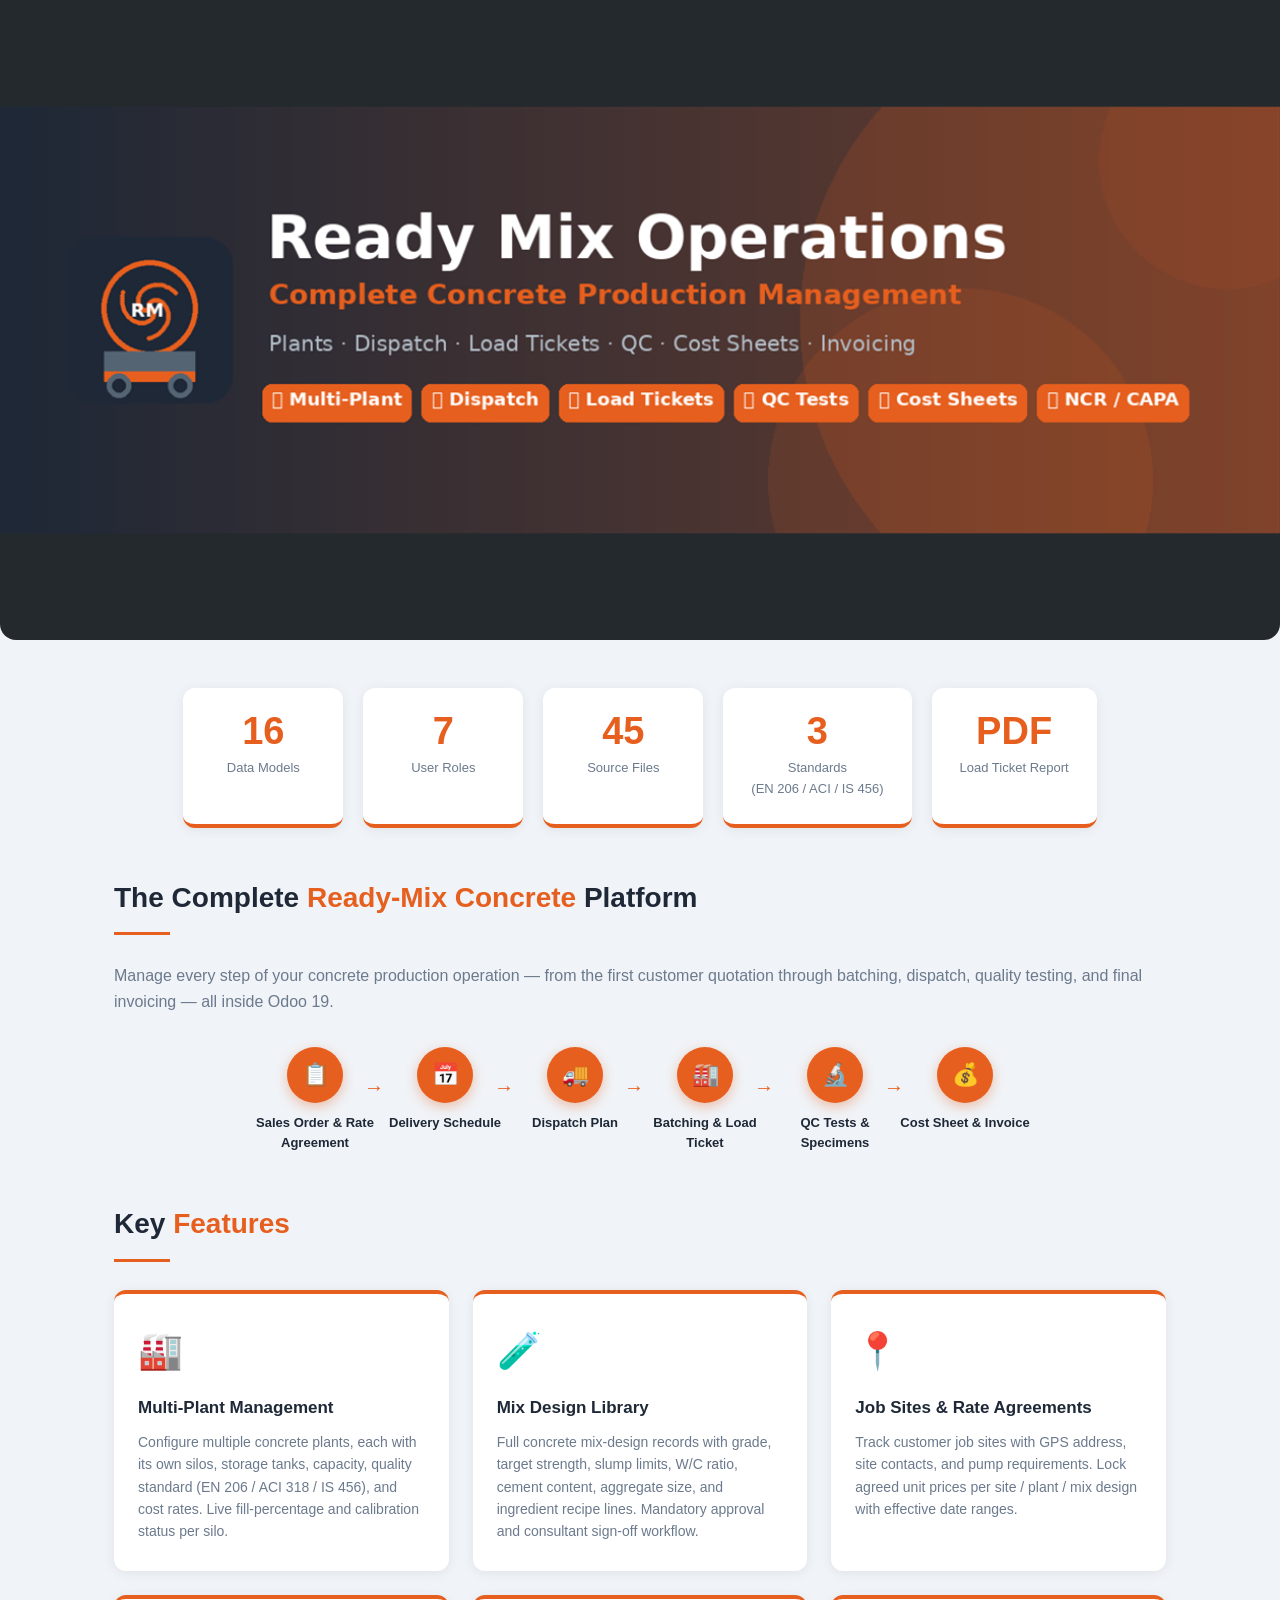
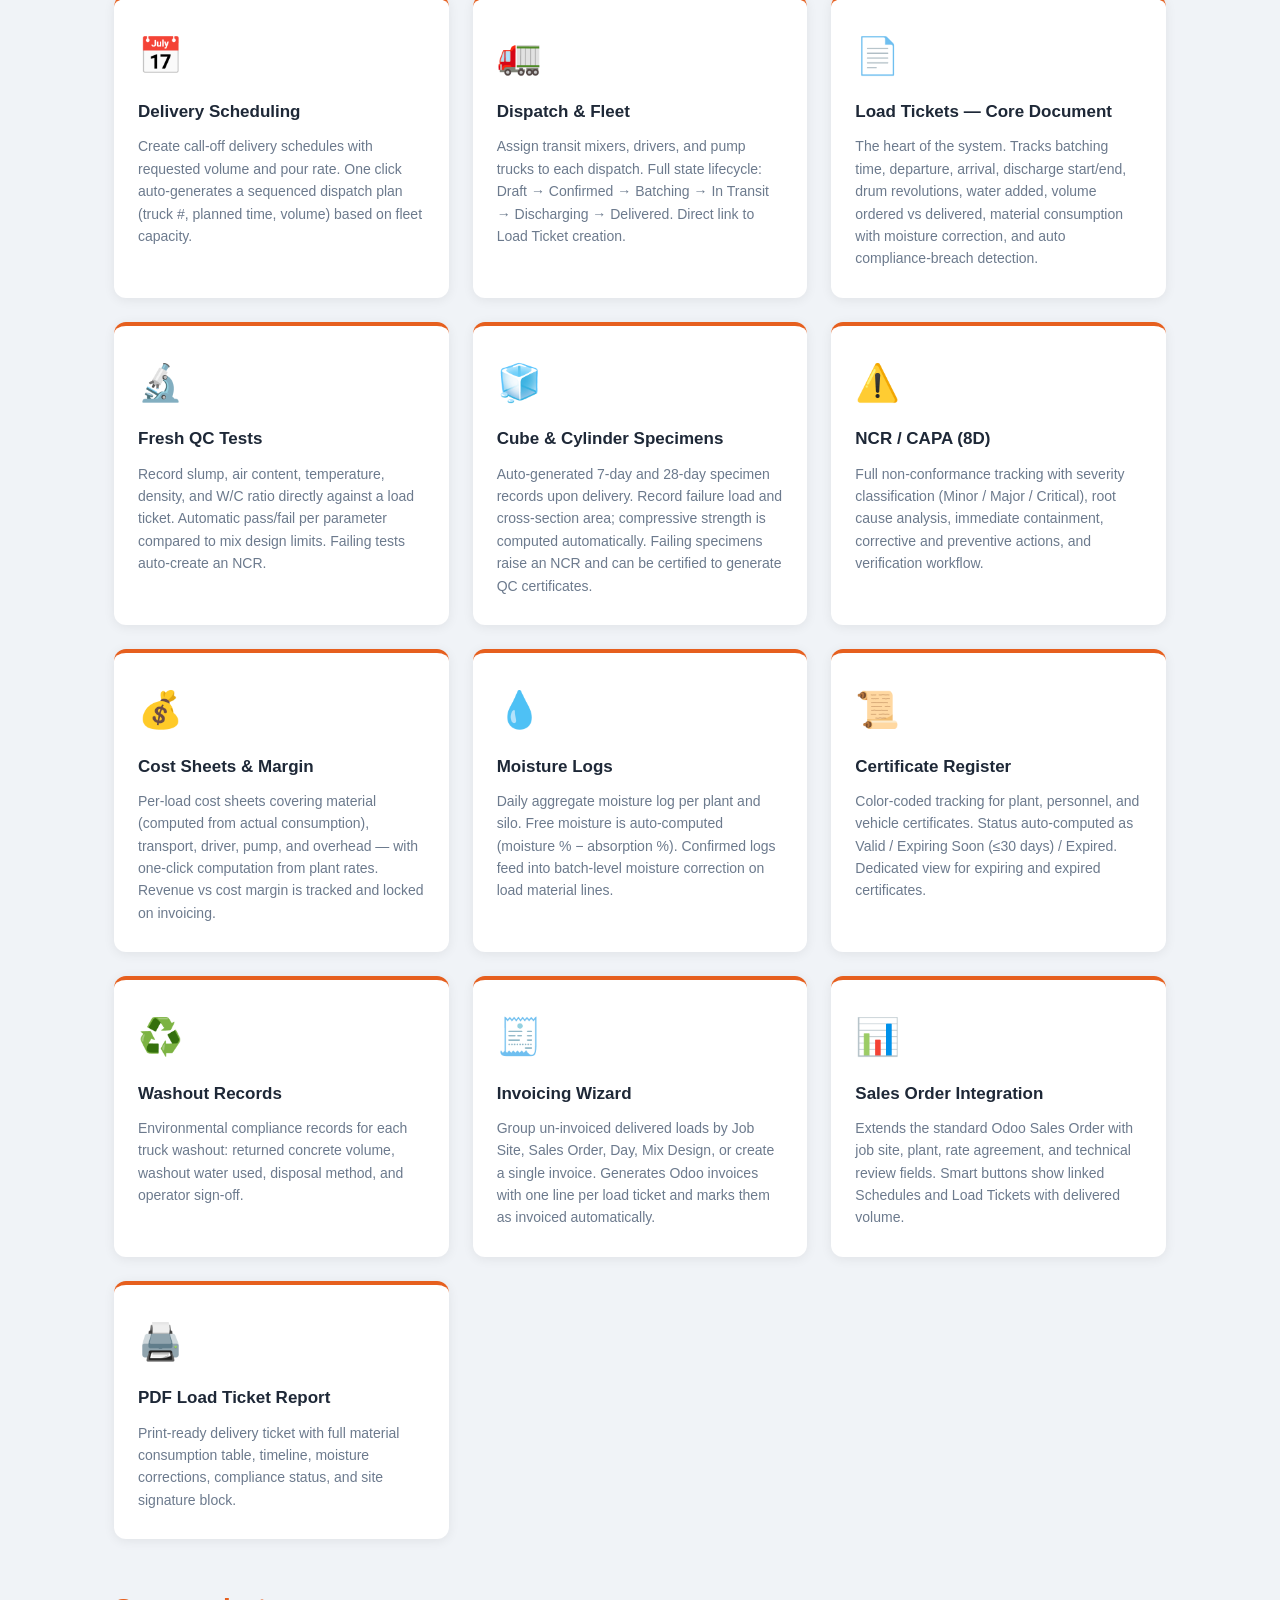
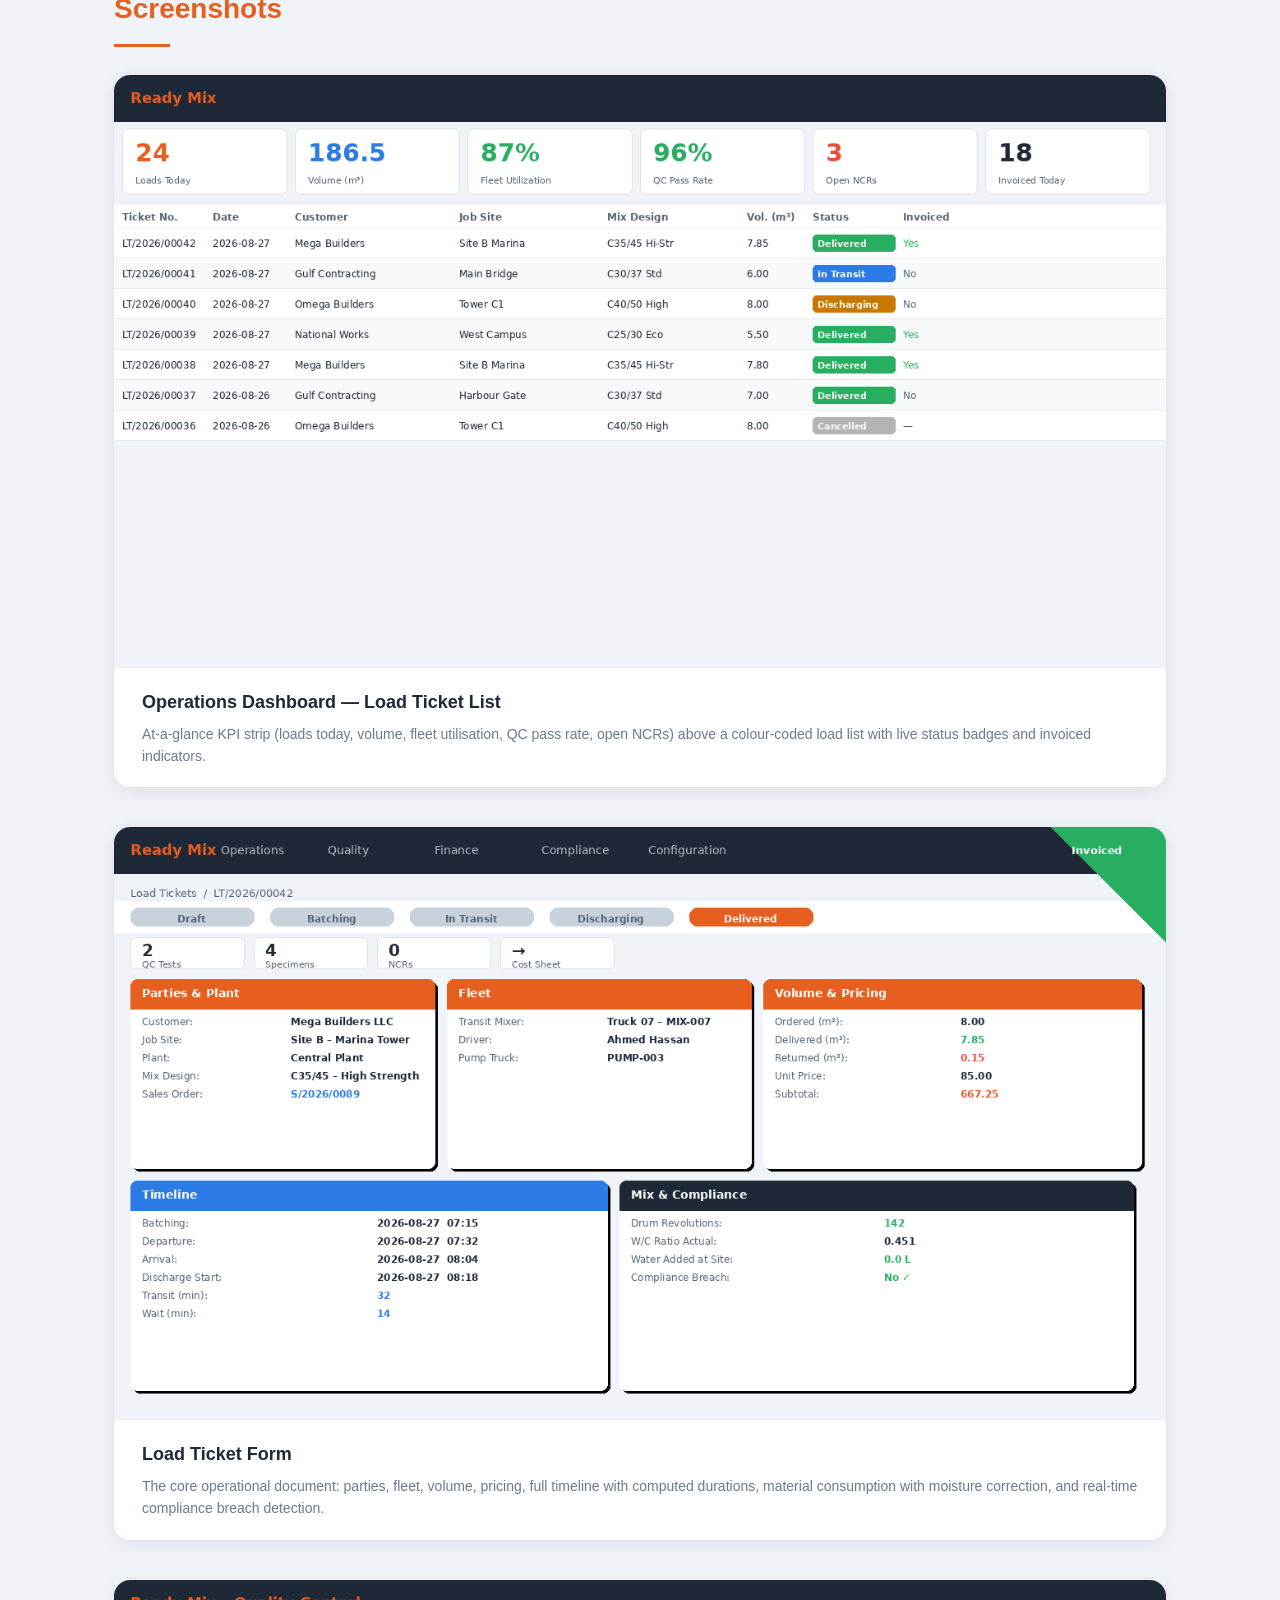
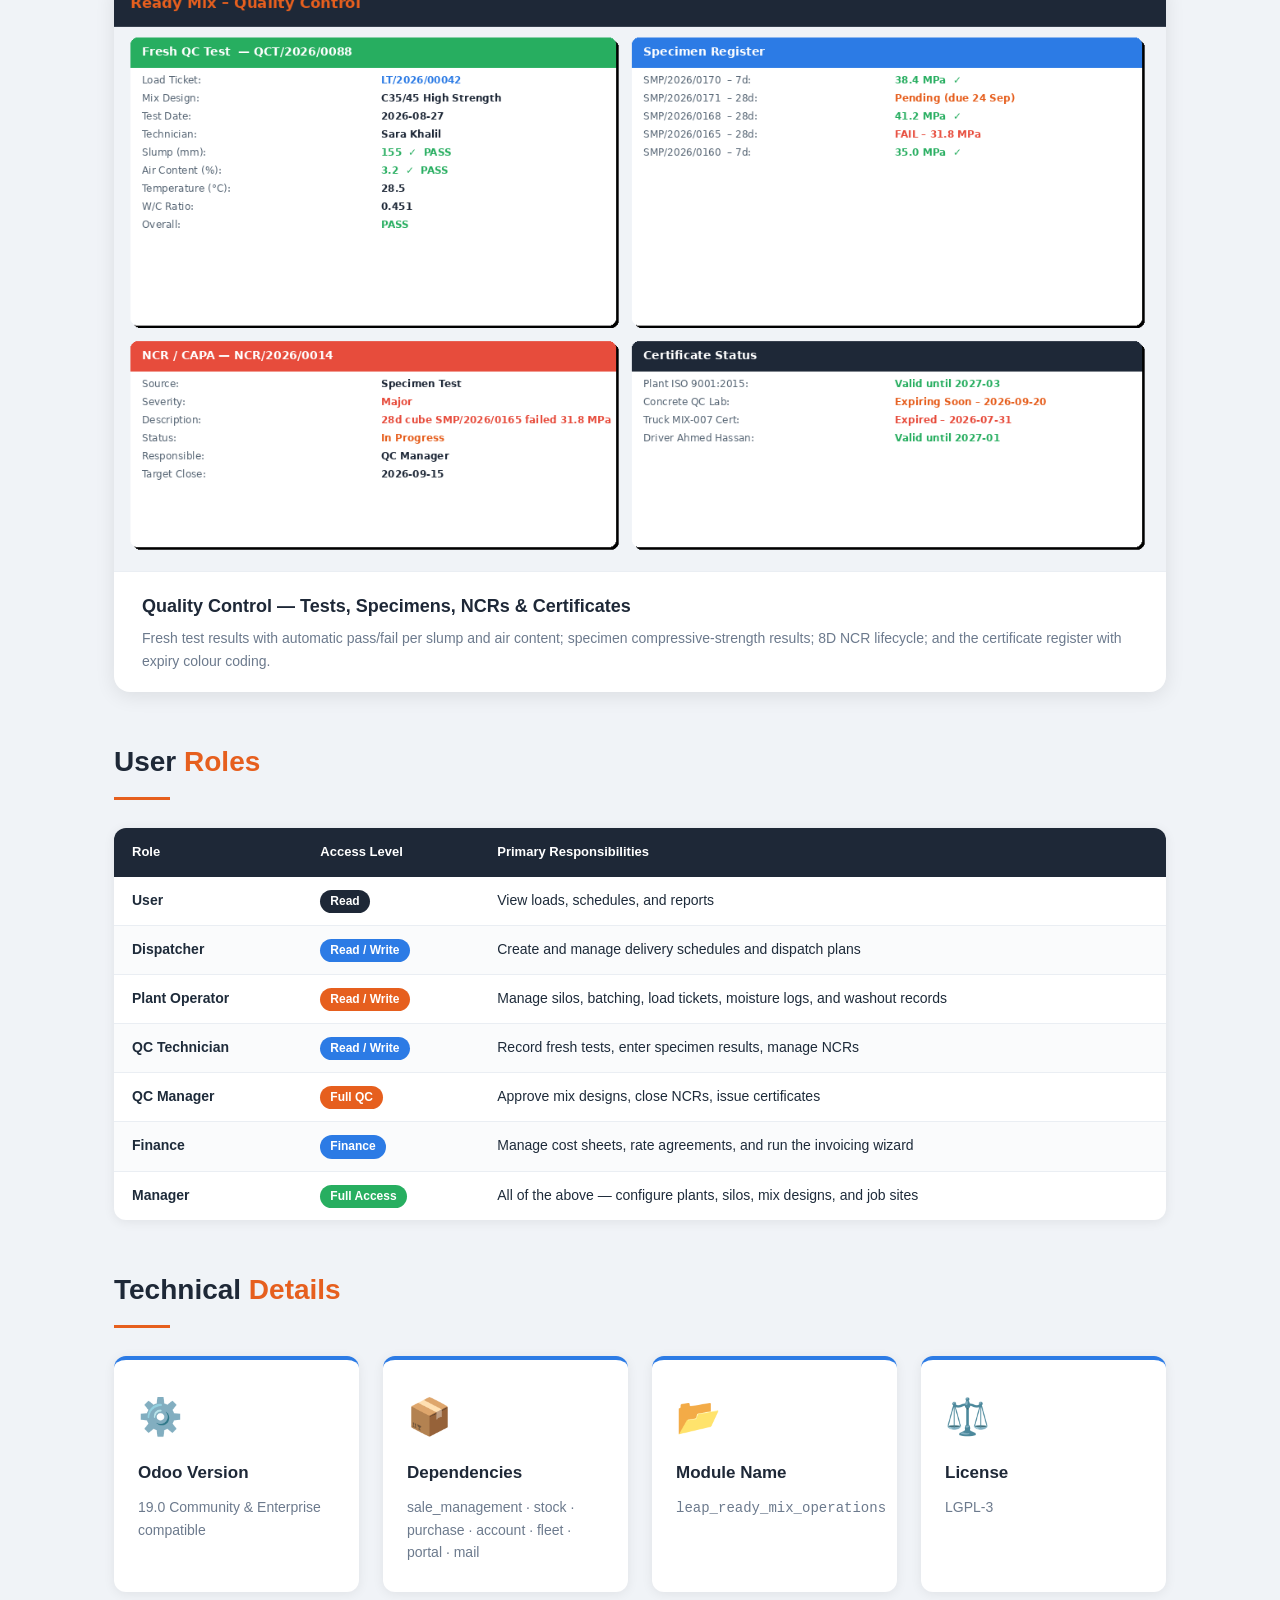
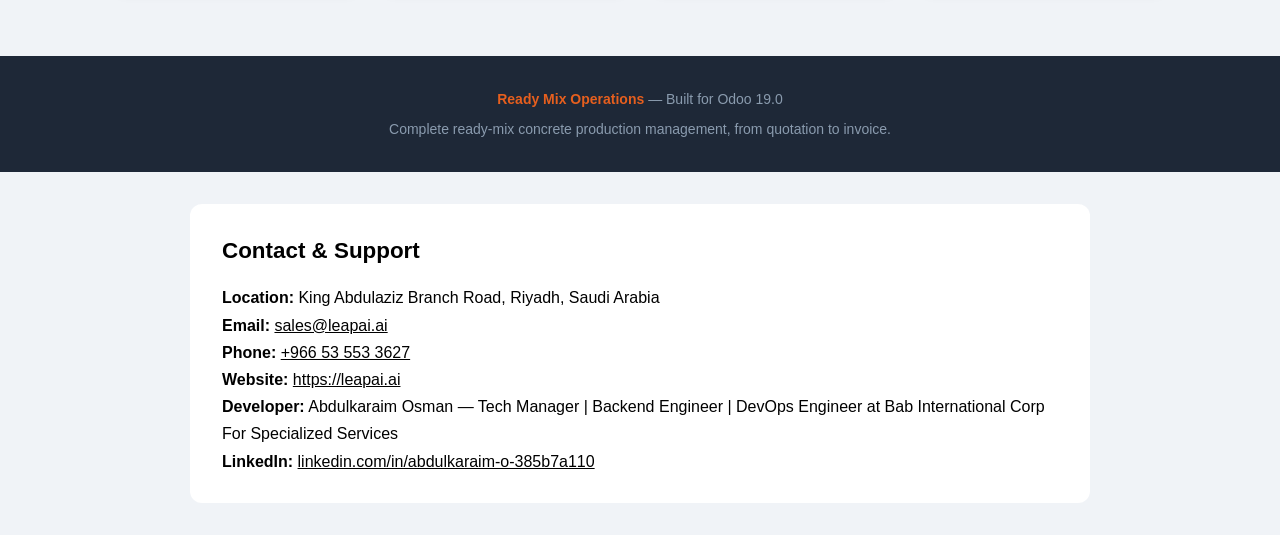
<file: leap_ready_mix_operations/static/description/index.html>
<!DOCTYPE html>
<html lang="en">
<head>
    <meta charset="UTF-8"/>
    <meta name="viewport" content="width=device-width, initial-scale=1.0"/>
    <title>Ready Mix Operations</title>
    <style>
        /* ── Reset ─────────────────────────────────────────────── */
        *, *::before, *::after { box-sizing: border-box; margin: 0; padding: 0; }
        body {
            font-family: -apple-system, BlinkMacSystemFont, "Segoe UI", Roboto, sans-serif;
            color: #1e2b3a;
            background: #f0f3f7;
            line-height: 1.6;
        }

        /* ── Variables ─────────────────────────────────────────── */
        :root {
            --orange: #e65f1e;
            --dark:   #1e2837;
            --blue:   #2c7be5;
            --green:  #27ae60;
            --red:    #e74c3c;
            --grey:   #6c7a8d;
            --light:  #f0f3f7;
            --white:  #ffffff;
        }

        /* ── Banner ─────────────────────────────────────────────── */
        .banner {
            width: 100%;
            display: block;
            border-radius: 0 0 16px 16px;
        }

        /* ── Section wrapper ─────────────────────────────────────── */
        .section {
            max-width: 1100px;
            margin: 48px auto;
            padding: 0 24px;
        }

        /* ── Section title ───────────────────────────────────────── */
        .section-title {
            font-size: 28px;
            font-weight: 700;
            color: var(--dark);
            margin-bottom: 6px;
        }
        .section-title span { color: var(--orange); }
        .section-sub {
            font-size: 16px;
            color: var(--grey);
            margin-bottom: 32px;
        }
        hr.divider {
            border: none;
            border-top: 3px solid var(--orange);
            width: 56px;
            margin: 12px 0 28px;
        }

        /* ── Feature grid ────────────────────────────────────────── */
        .feature-grid {
            display: grid;
            grid-template-columns: repeat(auto-fill, minmax(300px, 1fr));
            gap: 24px;
        }
        .feature-card {
            background: var(--white);
            border-radius: 12px;
            padding: 28px 24px;
            box-shadow: 0 2px 12px rgba(0,0,0,.07);
            border-top: 4px solid var(--orange);
            transition: transform .2s, box-shadow .2s;
        }
        .feature-card:hover {
            transform: translateY(-4px);
            box-shadow: 0 8px 24px rgba(0,0,0,.12);
        }
        .feature-card .icon {
            font-size: 36px;
            margin-bottom: 14px;
        }
        .feature-card h3 {
            font-size: 17px;
            font-weight: 700;
            margin-bottom: 10px;
            color: var(--dark);
        }
        .feature-card p {
            font-size: 14px;
            color: var(--grey);
        }

        /* ── Screenshot gallery ─────────────────────────────────── */
        .gallery {
            display: flex;
            flex-direction: column;
            gap: 40px;
        }
        .gallery-item {
            background: var(--white);
            border-radius: 16px;
            overflow: hidden;
            box-shadow: 0 4px 20px rgba(0,0,0,.09);
        }
        .gallery-item img {
            width: 100%;
            display: block;
        }
        .gallery-caption {
            padding: 20px 28px;
            border-top: 1px solid #eaeef3;
        }
        .gallery-caption h4 {
            font-size: 18px;
            font-weight: 700;
            margin-bottom: 6px;
            color: var(--dark);
        }
        .gallery-caption p {
            font-size: 14px;
            color: var(--grey);
        }

        /* ── Workflow steps ─────────────────────────────────────── */
        .workflow {
            display: flex;
            gap: 0;
            flex-wrap: wrap;
            justify-content: center;
        }
        .step {
            display: flex;
            flex-direction: column;
            align-items: center;
            width: 130px;
            position: relative;
        }
        .step + .step::before {
            content: "→";
            position: absolute;
            left: -16px;
            top: 24px;
            font-size: 20px;
            color: var(--orange);
        }
        .step-circle {
            width: 56px;
            height: 56px;
            border-radius: 50%;
            background: var(--orange);
            color: var(--white);
            display: flex;
            align-items: center;
            justify-content: center;
            font-size: 22px;
            margin-bottom: 10px;
            box-shadow: 0 4px 12px rgba(230,95,30,.35);
        }
        .step-label {
            font-size: 13px;
            font-weight: 600;
            text-align: center;
            color: var(--dark);
        }

        /* ── Roles table ────────────────────────────────────────── */
        .roles-table {
            width: 100%;
            border-collapse: collapse;
            background: var(--white);
            border-radius: 12px;
            overflow: hidden;
            box-shadow: 0 2px 12px rgba(0,0,0,.07);
        }
        .roles-table th {
            background: var(--dark);
            color: var(--white);
            padding: 14px 18px;
            font-size: 13px;
            text-align: left;
        }
        .roles-table td {
            padding: 12px 18px;
            font-size: 14px;
            border-bottom: 1px solid #eaeef3;
            vertical-align: top;
        }
        .roles-table tr:last-child td { border-bottom: none; }
        .roles-table tr:nth-child(even) td { background: #fafbfc; }
        .badge {
            display: inline-block;
            padding: 2px 10px;
            border-radius: 12px;
            font-size: 12px;
            font-weight: 600;
            color: var(--white);
        }
        .badge.orange { background: var(--orange); }
        .badge.blue   { background: var(--blue);   }
        .badge.green  { background: var(--green);  }
        .badge.dark   { background: var(--dark);   }

        /* ── KPI strip ──────────────────────────────────────────── */
        .kpi-strip {
            display: flex;
            gap: 20px;
            flex-wrap: wrap;
            justify-content: center;
            margin: 40px 0;
        }
        .kpi-box {
            background: var(--white);
            border-radius: 12px;
            padding: 24px 28px;
            text-align: center;
            box-shadow: 0 2px 12px rgba(0,0,0,.07);
            min-width: 160px;
            border-bottom: 4px solid var(--orange);
        }
        .kpi-value {
            font-size: 38px;
            font-weight: 800;
            color: var(--orange);
            line-height: 1;
        }
        .kpi-label {
            font-size: 13px;
            color: var(--grey);
            margin-top: 8px;
        }

        /* ── Footer ─────────────────────────────────────────────── */
        footer {
            background: var(--dark);
            color: #8a9bae;
            text-align: center;
            padding: 32px 24px;
            font-size: 14px;
            margin-top: 64px;
        }
        footer strong { color: var(--orange); }
    </style>
</head>
<body>

<!-- ═══════════════════════════════════════════════════════ BANNER ═══ -->
<img src="banner.png" alt="Ready Mix Operations Banner" class="banner"/>

<!-- ═══════════════════════════════════════════════════ KEY NUMBERS ═══ -->
<div class="section">
    <div class="kpi-strip">
        <div class="kpi-box"><div class="kpi-value">16</div><div class="kpi-label">Data Models</div></div>
        <div class="kpi-box"><div class="kpi-value">7</div><div class="kpi-label">User Roles</div></div>
        <div class="kpi-box"><div class="kpi-value">45</div><div class="kpi-label">Source Files</div></div>
        <div class="kpi-box"><div class="kpi-value">3</div><div class="kpi-label">Standards<br>(EN 206 / ACI / IS 456)</div></div>
        <div class="kpi-box"><div class="kpi-value">PDF</div><div class="kpi-label">Load Ticket Report</div></div>
    </div>
</div>

<!-- ═══════════════════════════════════════════════════════ OVERVIEW ═══ -->
<div class="section">
    <h2 class="section-title">The Complete <span>Ready-Mix Concrete</span> Platform</h2>
    <hr class="divider"/>
    <p class="section-sub">
        Manage every step of your concrete production operation — from the first customer
        quotation through batching, dispatch, quality testing, and final invoicing —
        all inside Odoo 19.
    </p>

    <!-- Workflow -->
    <div class="workflow">
        <div class="step">
            <div class="step-circle">📋</div>
            <div class="step-label">Sales Order &amp; Rate Agreement</div>
        </div>
        <div class="step">
            <div class="step-circle">📅</div>
            <div class="step-label">Delivery Schedule</div>
        </div>
        <div class="step">
            <div class="step-circle">🚚</div>
            <div class="step-label">Dispatch Plan</div>
        </div>
        <div class="step">
            <div class="step-circle">🏭</div>
            <div class="step-label">Batching &amp; Load Ticket</div>
        </div>
        <div class="step">
            <div class="step-circle">🔬</div>
            <div class="step-label">QC Tests &amp; Specimens</div>
        </div>
        <div class="step">
            <div class="step-circle">💰</div>
            <div class="step-label">Cost Sheet &amp; Invoice</div>
        </div>
    </div>
</div>

<!-- ══════════════════════════════════════════════════════ FEATURES ═══ -->
<div class="section">
    <h2 class="section-title">Key <span>Features</span></h2>
    <hr class="divider"/>
    <div class="feature-grid">

        <div class="feature-card">
            <div class="icon">🏭</div>
            <h3>Multi-Plant Management</h3>
            <p>Configure multiple concrete plants, each with its own silos, storage tanks,
               capacity, quality standard (EN 206 / ACI 318 / IS 456), and cost rates.
               Live fill-percentage and calibration status per silo.</p>
        </div>

        <div class="feature-card">
            <div class="icon">🧪</div>
            <h3>Mix Design Library</h3>
            <p>Full concrete mix-design records with grade, target strength, slump limits,
               W/C ratio, cement content, aggregate size, and ingredient recipe lines.
               Mandatory approval and consultant sign-off workflow.</p>
        </div>

        <div class="feature-card">
            <div class="icon">📍</div>
            <h3>Job Sites &amp; Rate Agreements</h3>
            <p>Track customer job sites with GPS address, site contacts, and pump
               requirements. Lock agreed unit prices per site / plant / mix design
               with effective date ranges.</p>
        </div>

        <div class="feature-card">
            <div class="icon">📅</div>
            <h3>Delivery Scheduling</h3>
            <p>Create call-off delivery schedules with requested volume and pour rate.
               One click auto-generates a sequenced dispatch plan (truck #, planned time,
               volume) based on fleet capacity.</p>
        </div>

        <div class="feature-card">
            <div class="icon">🚛</div>
            <h3>Dispatch &amp; Fleet</h3>
            <p>Assign transit mixers, drivers, and pump trucks to each dispatch.
               Full state lifecycle: Draft → Confirmed → Batching → In Transit →
               Discharging → Delivered. Direct link to Load Ticket creation.</p>
        </div>

        <div class="feature-card">
            <div class="icon">📄</div>
            <h3>Load Tickets — Core Document</h3>
            <p>The heart of the system. Tracks batching time, departure, arrival,
               discharge start/end, drum revolutions, water added, volume ordered vs
               delivered, material consumption with moisture correction, and auto
               compliance-breach detection.</p>
        </div>

        <div class="feature-card">
            <div class="icon">🔬</div>
            <h3>Fresh QC Tests</h3>
            <p>Record slump, air content, temperature, density, and W/C ratio directly
               against a load ticket. Automatic pass/fail per parameter compared to mix
               design limits. Failing tests auto-create an NCR.</p>
        </div>

        <div class="feature-card">
            <div class="icon">🧊</div>
            <h3>Cube &amp; Cylinder Specimens</h3>
            <p>Auto-generated 7-day and 28-day specimen records upon delivery.
               Record failure load and cross-section area; compressive strength is
               computed automatically. Failing specimens raise an NCR and can be
               certified to generate QC certificates.</p>
        </div>

        <div class="feature-card">
            <div class="icon">⚠️</div>
            <h3>NCR / CAPA (8D)</h3>
            <p>Full non-conformance tracking with severity classification (Minor /
               Major / Critical), root cause analysis, immediate containment, corrective
               and preventive actions, and verification workflow.</p>
        </div>

        <div class="feature-card">
            <div class="icon">💰</div>
            <h3>Cost Sheets &amp; Margin</h3>
            <p>Per-load cost sheets covering material (computed from actual consumption),
               transport, driver, pump, and overhead — with one-click computation from
               plant rates. Revenue vs cost margin is tracked and locked on invoicing.</p>
        </div>

        <div class="feature-card">
            <div class="icon">💧</div>
            <h3>Moisture Logs</h3>
            <p>Daily aggregate moisture log per plant and silo. Free moisture is
               auto-computed (moisture % − absorption %). Confirmed logs feed into
               batch-level moisture correction on load material lines.</p>
        </div>

        <div class="feature-card">
            <div class="icon">📜</div>
            <h3>Certificate Register</h3>
            <p>Color-coded tracking for plant, personnel, and vehicle certificates.
               Status auto-computed as Valid / Expiring Soon (≤30 days) / Expired.
               Dedicated view for expiring and expired certificates.</p>
        </div>

        <div class="feature-card">
            <div class="icon">♻️</div>
            <h3>Washout Records</h3>
            <p>Environmental compliance records for each truck washout: returned
               concrete volume, washout water used, disposal method, and operator
               sign-off.</p>
        </div>

        <div class="feature-card">
            <div class="icon">🧾</div>
            <h3>Invoicing Wizard</h3>
            <p>Group un-invoiced delivered loads by Job Site, Sales Order, Day, Mix
               Design, or create a single invoice. Generates Odoo invoices with one
               line per load ticket and marks them as invoiced automatically.</p>
        </div>

        <div class="feature-card">
            <div class="icon">📊</div>
            <h3>Sales Order Integration</h3>
            <p>Extends the standard Odoo Sales Order with job site, plant, rate
               agreement, and technical review fields. Smart buttons show linked
               Schedules and Load Tickets with delivered volume.</p>
        </div>

        <div class="feature-card">
            <div class="icon">🖨️</div>
            <h3>PDF Load Ticket Report</h3>
            <p>Print-ready delivery ticket with full material consumption table,
               timeline, moisture corrections, compliance status, and site
               signature block.</p>
        </div>

    </div>
</div>

<!-- ════════════════════════════════════════════════════ SCREENSHOTS ═══ -->
<div class="section">
    <h2 class="section-title"><span>Screenshots</span></h2>
    <hr class="divider"/>
    <div class="gallery">

        <div class="gallery-item">
            <img src="screenshot_list.png" alt="Operations Dashboard – Load Ticket List"/>
            <div class="gallery-caption">
                <h4>Operations Dashboard — Load Ticket List</h4>
                <p>At-a-glance KPI strip (loads today, volume, fleet utilisation, QC pass rate,
                   open NCRs) above a colour-coded load list with live status badges and
                   invoiced indicators.</p>
            </div>
        </div>

        <div class="gallery-item">
            <img src="screenshot_load.png" alt="Load Ticket Form"/>
            <div class="gallery-caption">
                <h4>Load Ticket Form</h4>
                <p>The core operational document: parties, fleet, volume, pricing, full
                   timeline with computed durations, material consumption with moisture
                   correction, and real-time compliance breach detection.</p>
            </div>
        </div>

        <div class="gallery-item">
            <img src="screenshot_qc.png" alt="Quality Control – QC Tests, Specimens, NCR, Certificates"/>
            <div class="gallery-caption">
                <h4>Quality Control — Tests, Specimens, NCRs &amp; Certificates</h4>
                <p>Fresh test results with automatic pass/fail per slump and air content;
                   specimen compressive-strength results; 8D NCR lifecycle; and the
                   certificate register with expiry colour coding.</p>
            </div>
        </div>

    </div>
</div>

<!-- ══════════════════════════════════════════════════════════ ROLES ═══ -->
<div class="section">
    <h2 class="section-title">User <span>Roles</span></h2>
    <hr class="divider"/>
    <table class="roles-table">
        <thead>
            <tr>
                <th>Role</th>
                <th>Access Level</th>
                <th>Primary Responsibilities</th>
            </tr>
        </thead>
        <tbody>
            <tr>
                <td><strong>User</strong></td>
                <td><span class="badge dark">Read</span></td>
                <td>View loads, schedules, and reports</td>
            </tr>
            <tr>
                <td><strong>Dispatcher</strong></td>
                <td><span class="badge blue">Read / Write</span></td>
                <td>Create and manage delivery schedules and dispatch plans</td>
            </tr>
            <tr>
                <td><strong>Plant Operator</strong></td>
                <td><span class="badge orange">Read / Write</span></td>
                <td>Manage silos, batching, load tickets, moisture logs, and washout records</td>
            </tr>
            <tr>
                <td><strong>QC Technician</strong></td>
                <td><span class="badge blue">Read / Write</span></td>
                <td>Record fresh tests, enter specimen results, manage NCRs</td>
            </tr>
            <tr>
                <td><strong>QC Manager</strong></td>
                <td><span class="badge orange">Full QC</span></td>
                <td>Approve mix designs, close NCRs, issue certificates</td>
            </tr>
            <tr>
                <td><strong>Finance</strong></td>
                <td><span class="badge blue">Finance</span></td>
                <td>Manage cost sheets, rate agreements, and run the invoicing wizard</td>
            </tr>
            <tr>
                <td><strong>Manager</strong></td>
                <td><span class="badge green">Full Access</span></td>
                <td>All of the above — configure plants, silos, mix designs, and job sites</td>
            </tr>
        </tbody>
    </table>
</div>

<!-- ══════════════════════════════════════════════ TECHNICAL DETAILS ═══ -->
<div class="section">
    <h2 class="section-title">Technical <span>Details</span></h2>
    <hr class="divider"/>
    <div class="feature-grid" style="grid-template-columns: repeat(auto-fill, minmax(220px, 1fr));">
        <div class="feature-card" style="border-top-color: var(--blue);">
            <div class="icon">⚙️</div>
            <h3>Odoo Version</h3>
            <p>19.0 Community &amp; Enterprise compatible</p>
        </div>
        <div class="feature-card" style="border-top-color: var(--blue);">
            <div class="icon">📦</div>
            <h3>Dependencies</h3>
            <p>sale_management · stock · purchase · account · fleet · portal · mail</p>
        </div>
        <div class="feature-card" style="border-top-color: var(--blue);">
            <div class="icon">📂</div>
            <h3>Module Name</h3>
            <p><code>leap_ready_mix_operations</code></p>
        </div>
        <div class="feature-card" style="border-top-color: var(--blue);">
            <div class="icon">⚖️</div>
            <h3>License</h3>
            <p>LGPL-3</p>
        </div>
    </div>
</div>

<!-- ═════════════════════════════════════════════════════════ FOOTER ═══ -->
<footer>
    <p><strong>Ready Mix Operations</strong> — Built for Odoo 19.0</p>
    <p style="margin-top:8px;">Complete ready-mix concrete production management, from quotation to invoice.</p>
</footer>

<!-- leapai.ai contact -->
<section class="oe_container" style="padding:32px 16px;">
  <div style="max-width:900px;margin:0 auto;background:#ffffff;color:#000000;border-radius:12px;padding:28px 32px;font-family:Arial,Helvetica,sans-serif;line-height:1.7;">
    <h3 style="margin:0 0 14px;color:#000000;font-size:1.4em;">Contact &amp; Support</h3>
    <p style="margin:0;"><strong style="color:#000000;">Location:</strong>&#160;King Abdulaziz Branch Road, Riyadh, Saudi Arabia</p>
    <p style="margin:0;"><strong style="color:#000000;">Email:</strong>&#160;<a href="mailto:sales@leapai.ai" style="color:#000000;">sales@leapai.ai</a></p>
    <p style="margin:0;"><strong style="color:#000000;">Phone:</strong>&#160;<a href="tel:+966535533627" style="color:#000000;">+966 53 553 3627</a></p>
    <p style="margin:0;"><strong style="color:#000000;">Website:</strong>&#160;<a href="https://leapai.ai" target="_blank" style="color:#000000;">https://leapai.ai</a></p>
    <p style="margin:0;"><strong style="color:#000000;">Developer:</strong>&#160;Abdulkaraim Osman &#8212; Tech Manager | Backend Engineer | DevOps Engineer at Bab International Corp For Specialized Services</p>
    <p style="margin:0;"><strong style="color:#000000;">LinkedIn:</strong>&#160;<a href="https://www.linkedin.com/in/abdulkaraim-o-385b7a110/" target="_blank" style="color:#000000;">linkedin.com/in/abdulkaraim-o-385b7a110</a></p>
  </div>
</section>
</body>
</html>
</file>
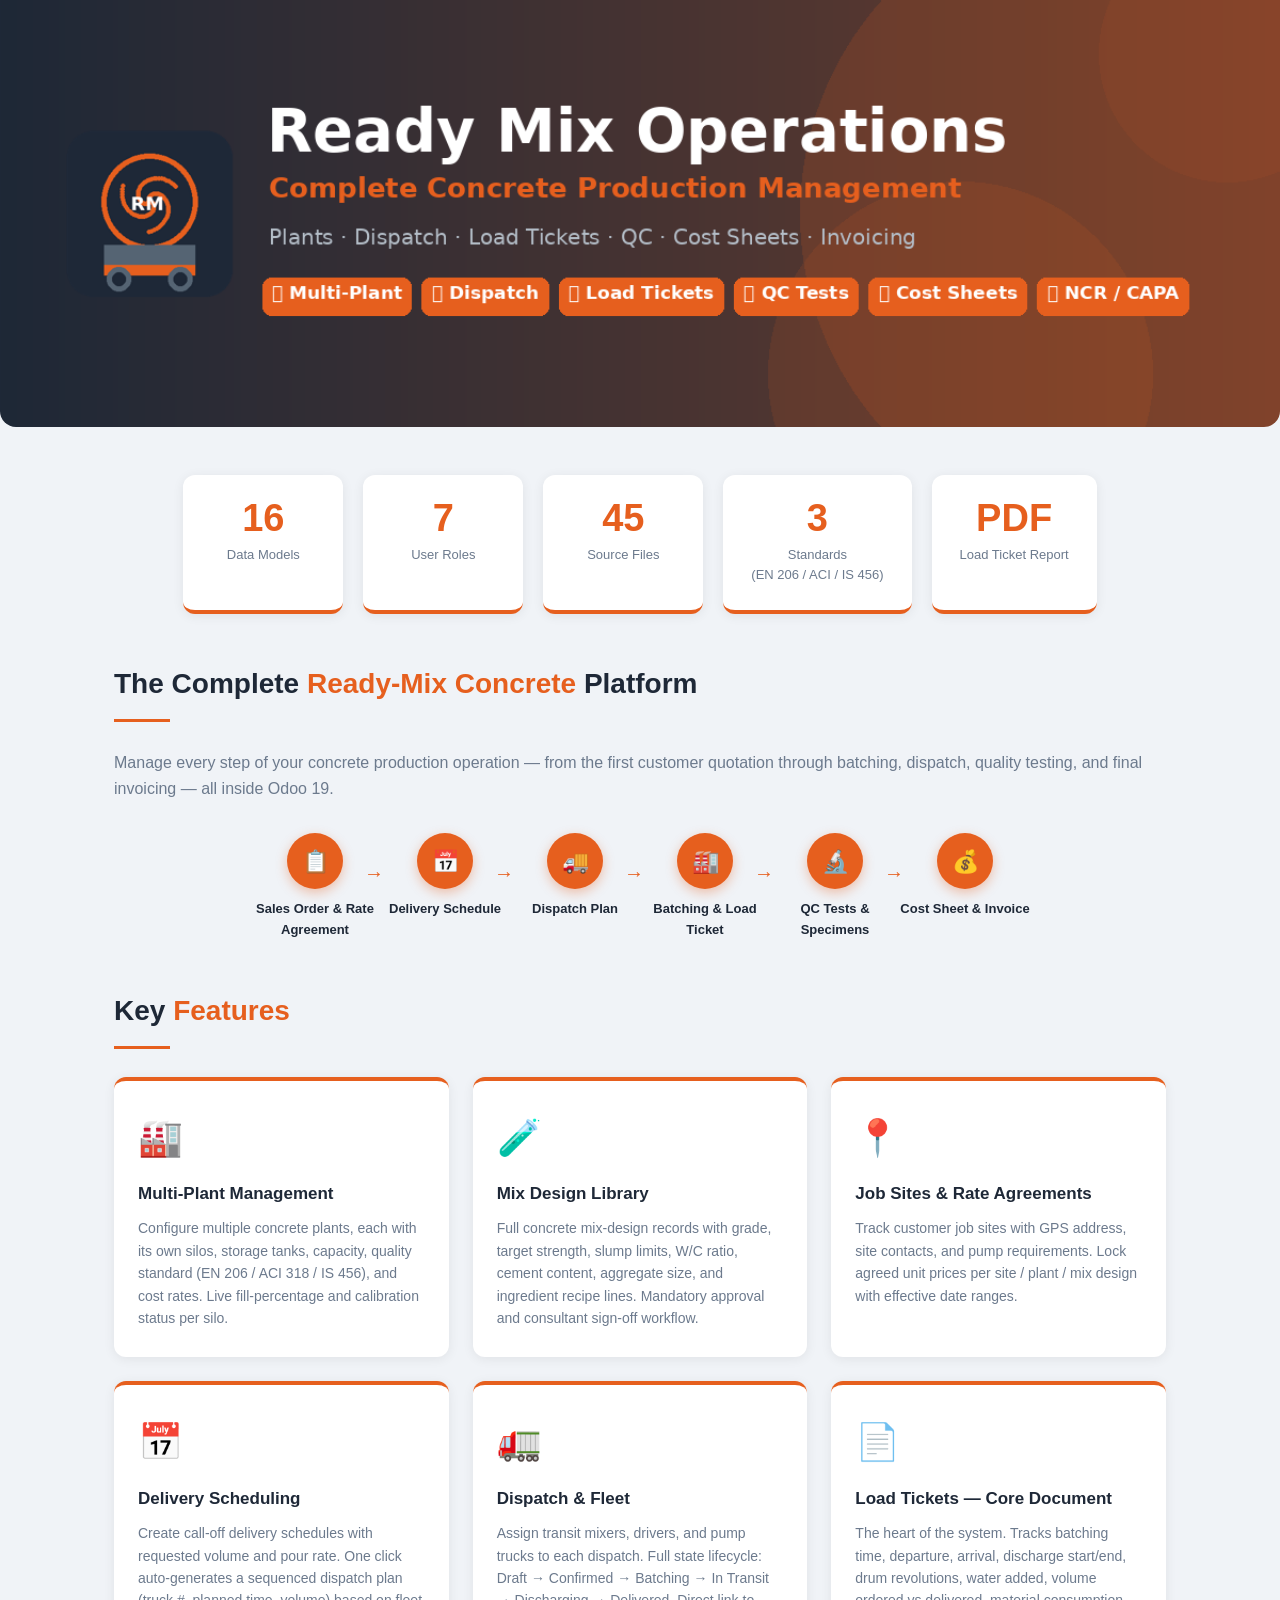
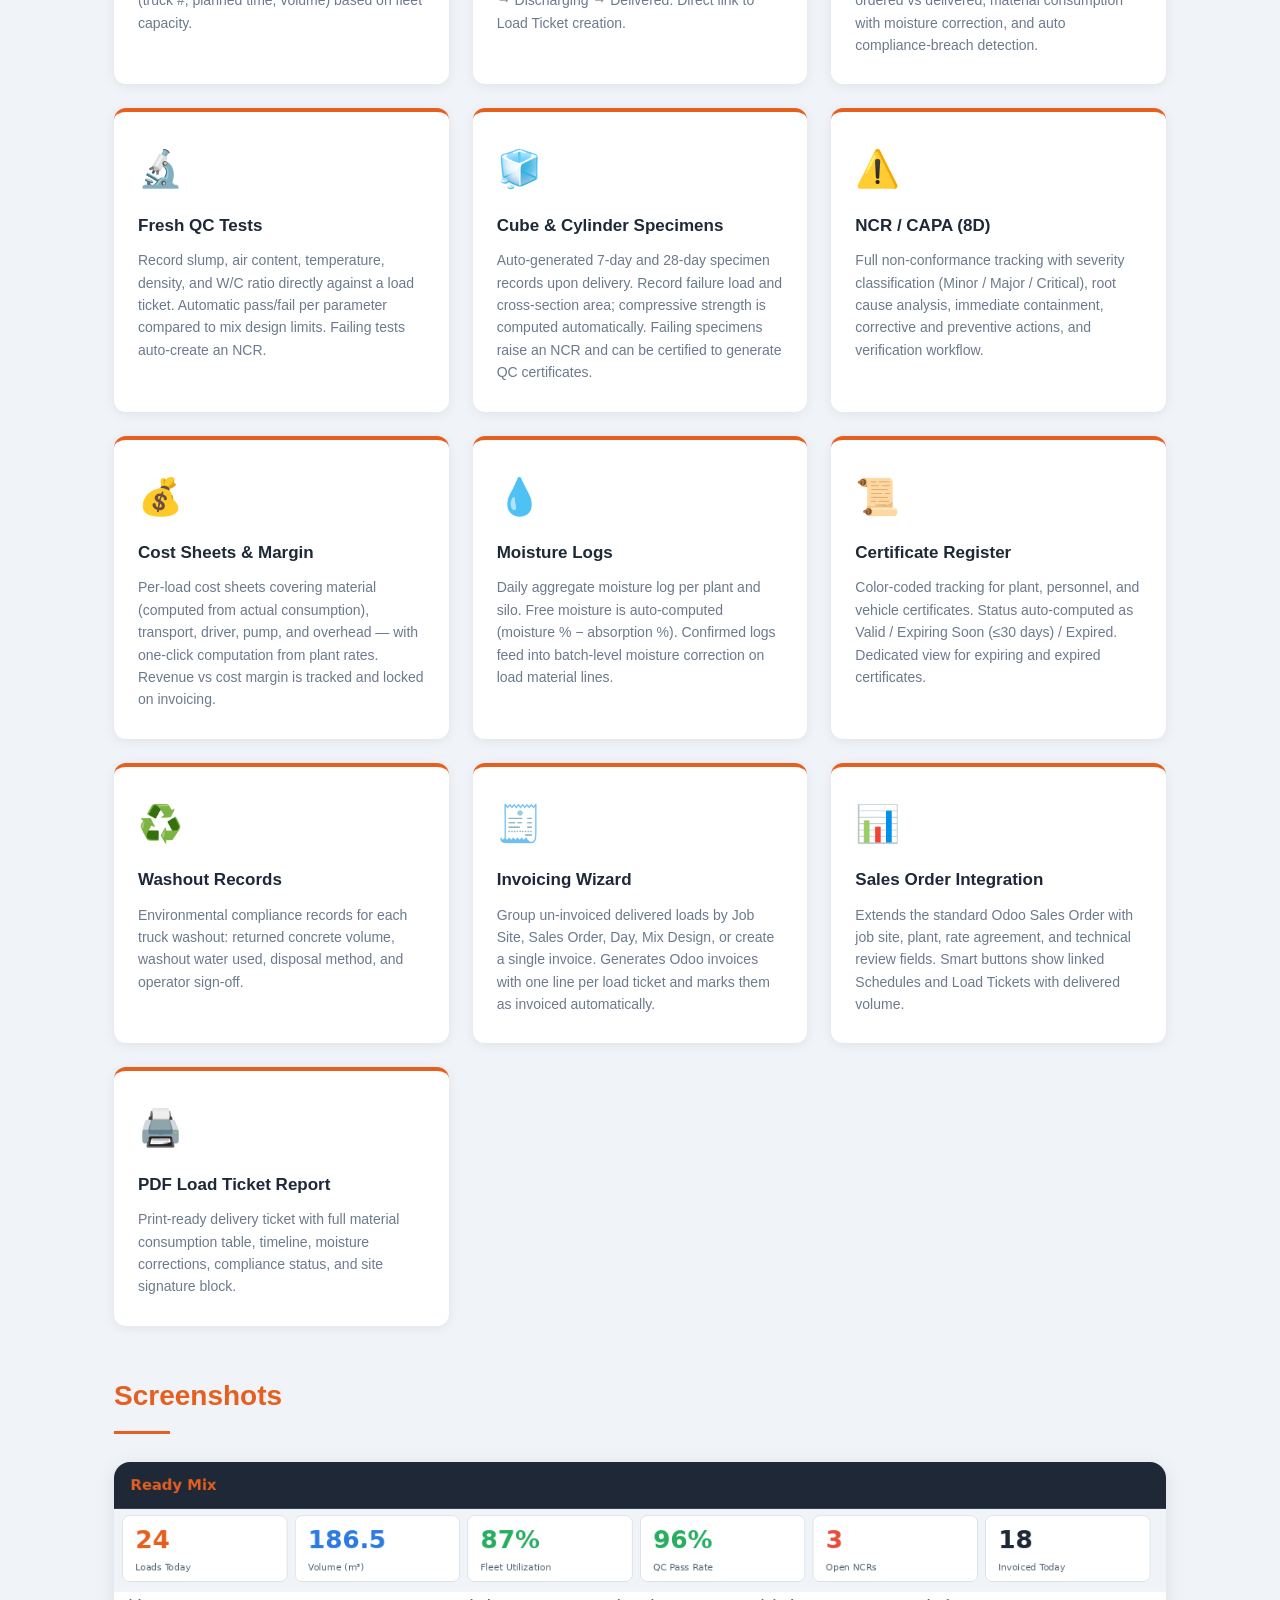
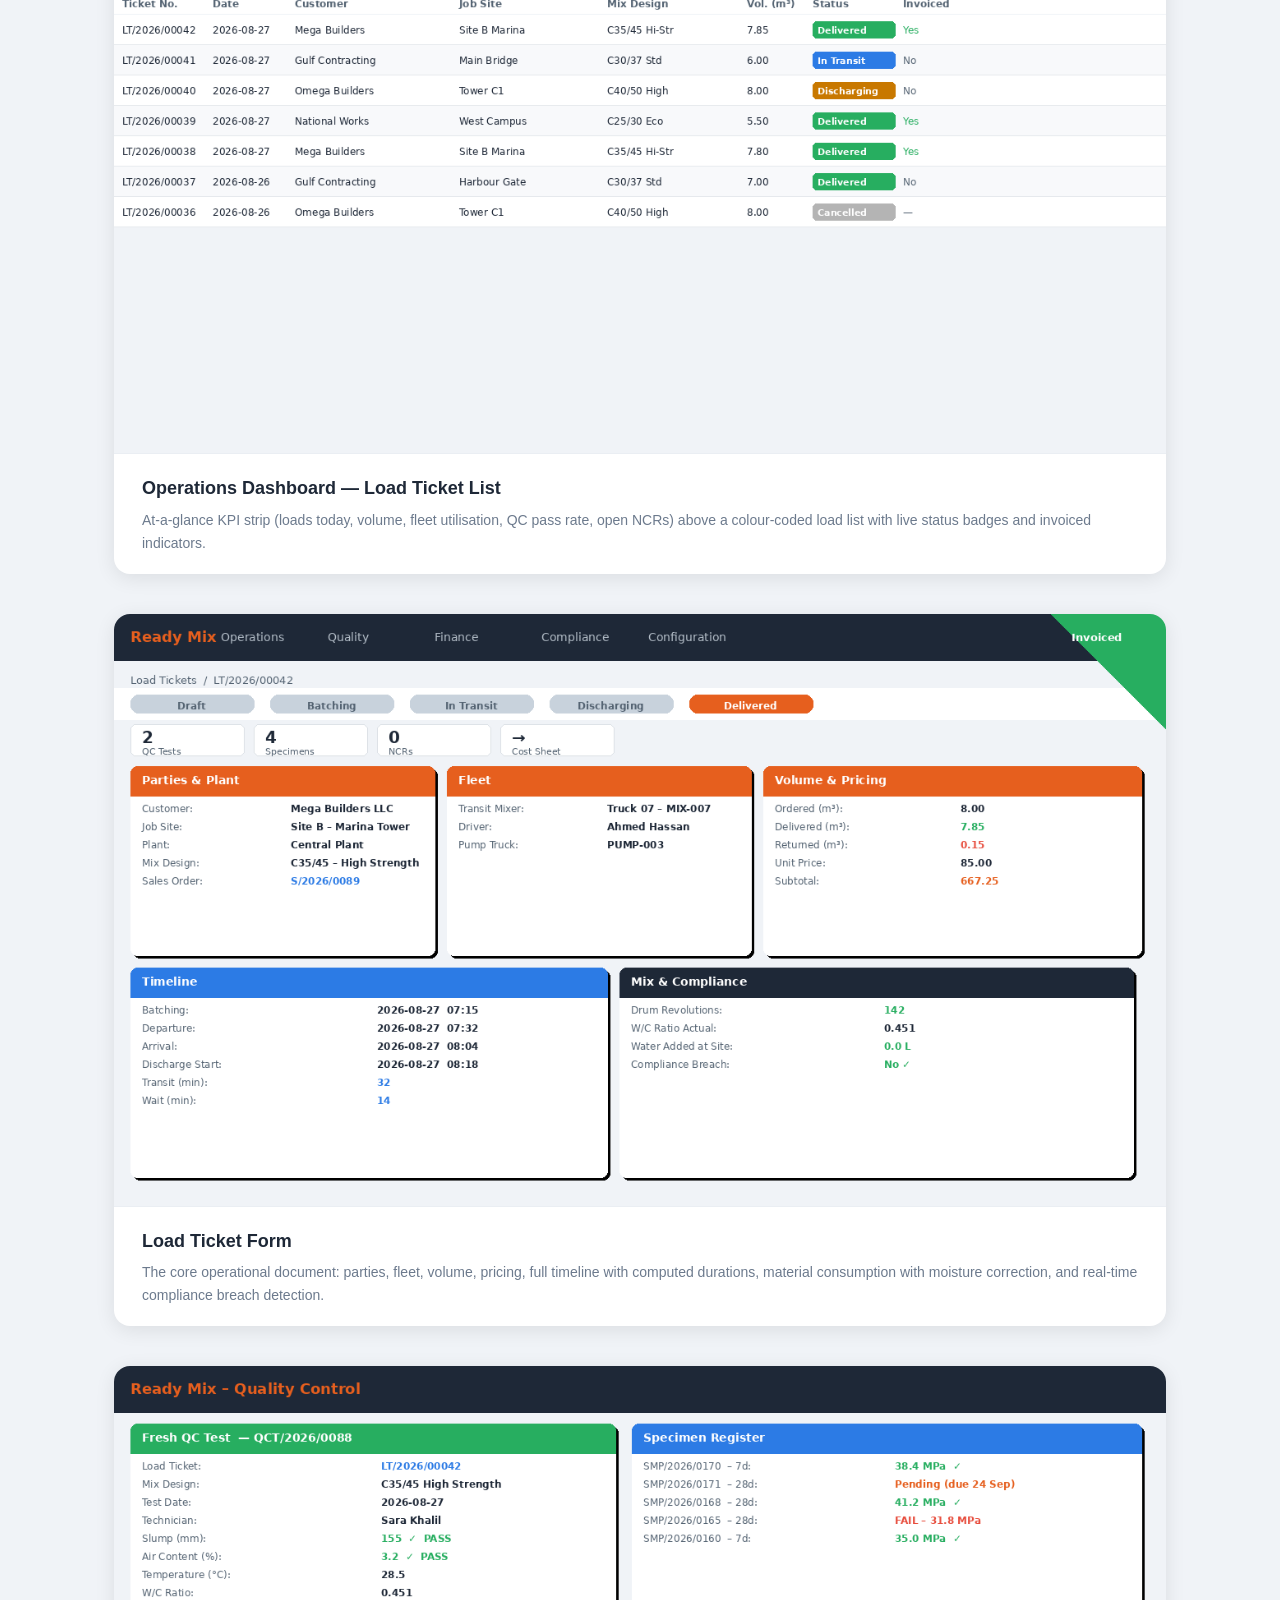
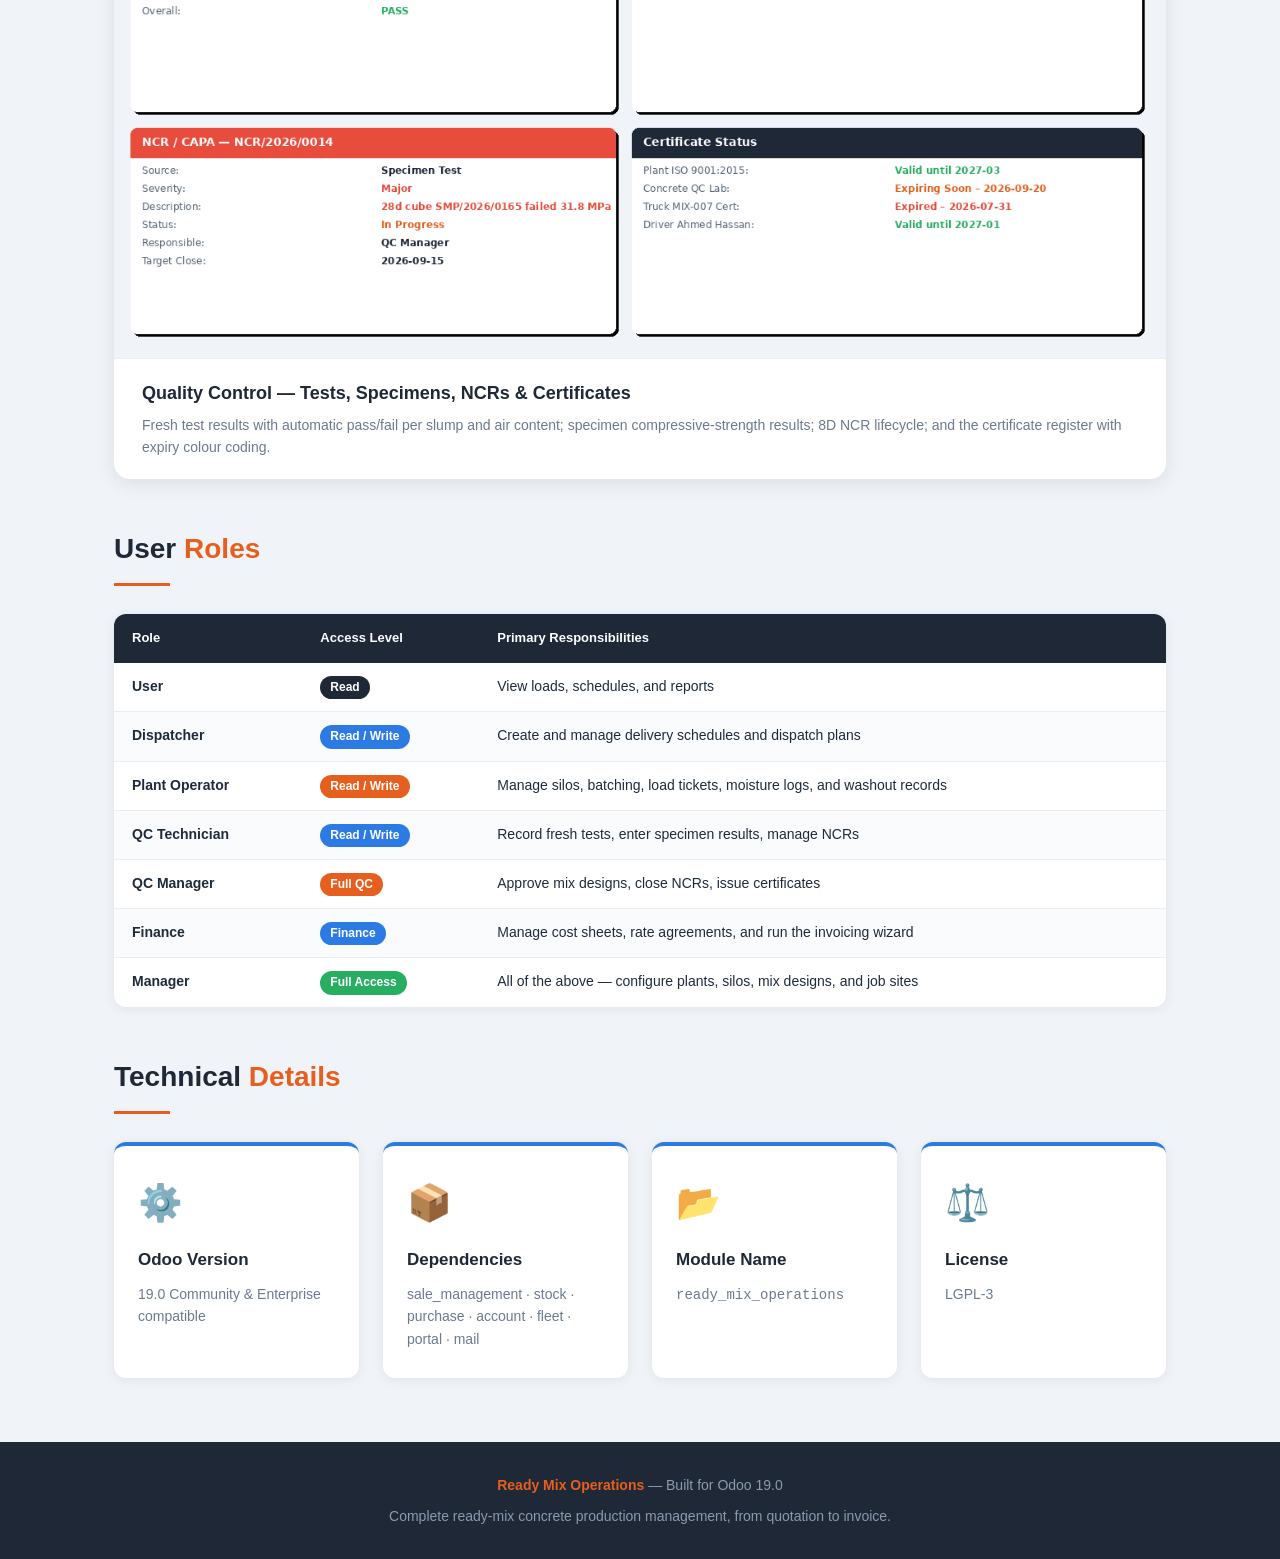
<file: ready_mix_operations/static/description/index.html>
<!DOCTYPE html>
<html lang="en">
<head>
    <meta charset="UTF-8"/>
    <meta name="viewport" content="width=device-width, initial-scale=1.0"/>
    <title>Ready Mix Operations</title>
    <style>
        /* ── Reset ─────────────────────────────────────────────── */
        *, *::before, *::after { box-sizing: border-box; margin: 0; padding: 0; }
        body {
            font-family: -apple-system, BlinkMacSystemFont, "Segoe UI", Roboto, sans-serif;
            color: #1e2b3a;
            background: #f0f3f7;
            line-height: 1.6;
        }

        /* ── Variables ─────────────────────────────────────────── */
        :root {
            --orange: #e65f1e;
            --dark:   #1e2837;
            --blue:   #2c7be5;
            --green:  #27ae60;
            --red:    #e74c3c;
            --grey:   #6c7a8d;
            --light:  #f0f3f7;
            --white:  #ffffff;
        }

        /* ── Banner ─────────────────────────────────────────────── */
        .banner {
            width: 100%;
            display: block;
            border-radius: 0 0 16px 16px;
        }

        /* ── Section wrapper ─────────────────────────────────────── */
        .section {
            max-width: 1100px;
            margin: 48px auto;
            padding: 0 24px;
        }

        /* ── Section title ───────────────────────────────────────── */
        .section-title {
            font-size: 28px;
            font-weight: 700;
            color: var(--dark);
            margin-bottom: 6px;
        }
        .section-title span { color: var(--orange); }
        .section-sub {
            font-size: 16px;
            color: var(--grey);
            margin-bottom: 32px;
        }
        hr.divider {
            border: none;
            border-top: 3px solid var(--orange);
            width: 56px;
            margin: 12px 0 28px;
        }

        /* ── Feature grid ────────────────────────────────────────── */
        .feature-grid {
            display: grid;
            grid-template-columns: repeat(auto-fill, minmax(300px, 1fr));
            gap: 24px;
        }
        .feature-card {
            background: var(--white);
            border-radius: 12px;
            padding: 28px 24px;
            box-shadow: 0 2px 12px rgba(0,0,0,.07);
            border-top: 4px solid var(--orange);
            transition: transform .2s, box-shadow .2s;
        }
        .feature-card:hover {
            transform: translateY(-4px);
            box-shadow: 0 8px 24px rgba(0,0,0,.12);
        }
        .feature-card .icon {
            font-size: 36px;
            margin-bottom: 14px;
        }
        .feature-card h3 {
            font-size: 17px;
            font-weight: 700;
            margin-bottom: 10px;
            color: var(--dark);
        }
        .feature-card p {
            font-size: 14px;
            color: var(--grey);
        }

        /* ── Screenshot gallery ─────────────────────────────────── */
        .gallery {
            display: flex;
            flex-direction: column;
            gap: 40px;
        }
        .gallery-item {
            background: var(--white);
            border-radius: 16px;
            overflow: hidden;
            box-shadow: 0 4px 20px rgba(0,0,0,.09);
        }
        .gallery-item img {
            width: 100%;
            display: block;
        }
        .gallery-caption {
            padding: 20px 28px;
            border-top: 1px solid #eaeef3;
        }
        .gallery-caption h4 {
            font-size: 18px;
            font-weight: 700;
            margin-bottom: 6px;
            color: var(--dark);
        }
        .gallery-caption p {
            font-size: 14px;
            color: var(--grey);
        }

        /* ── Workflow steps ─────────────────────────────────────── */
        .workflow {
            display: flex;
            gap: 0;
            flex-wrap: wrap;
            justify-content: center;
        }
        .step {
            display: flex;
            flex-direction: column;
            align-items: center;
            width: 130px;
            position: relative;
        }
        .step + .step::before {
            content: "→";
            position: absolute;
            left: -16px;
            top: 24px;
            font-size: 20px;
            color: var(--orange);
        }
        .step-circle {
            width: 56px;
            height: 56px;
            border-radius: 50%;
            background: var(--orange);
            color: var(--white);
            display: flex;
            align-items: center;
            justify-content: center;
            font-size: 22px;
            margin-bottom: 10px;
            box-shadow: 0 4px 12px rgba(230,95,30,.35);
        }
        .step-label {
            font-size: 13px;
            font-weight: 600;
            text-align: center;
            color: var(--dark);
        }

        /* ── Roles table ────────────────────────────────────────── */
        .roles-table {
            width: 100%;
            border-collapse: collapse;
            background: var(--white);
            border-radius: 12px;
            overflow: hidden;
            box-shadow: 0 2px 12px rgba(0,0,0,.07);
        }
        .roles-table th {
            background: var(--dark);
            color: var(--white);
            padding: 14px 18px;
            font-size: 13px;
            text-align: left;
        }
        .roles-table td {
            padding: 12px 18px;
            font-size: 14px;
            border-bottom: 1px solid #eaeef3;
            vertical-align: top;
        }
        .roles-table tr:last-child td { border-bottom: none; }
        .roles-table tr:nth-child(even) td { background: #fafbfc; }
        .badge {
            display: inline-block;
            padding: 2px 10px;
            border-radius: 12px;
            font-size: 12px;
            font-weight: 600;
            color: var(--white);
        }
        .badge.orange { background: var(--orange); }
        .badge.blue   { background: var(--blue);   }
        .badge.green  { background: var(--green);  }
        .badge.dark   { background: var(--dark);   }

        /* ── KPI strip ──────────────────────────────────────────── */
        .kpi-strip {
            display: flex;
            gap: 20px;
            flex-wrap: wrap;
            justify-content: center;
            margin: 40px 0;
        }
        .kpi-box {
            background: var(--white);
            border-radius: 12px;
            padding: 24px 28px;
            text-align: center;
            box-shadow: 0 2px 12px rgba(0,0,0,.07);
            min-width: 160px;
            border-bottom: 4px solid var(--orange);
        }
        .kpi-value {
            font-size: 38px;
            font-weight: 800;
            color: var(--orange);
            line-height: 1;
        }
        .kpi-label {
            font-size: 13px;
            color: var(--grey);
            margin-top: 8px;
        }

        /* ── Footer ─────────────────────────────────────────────── */
        footer {
            background: var(--dark);
            color: #8a9bae;
            text-align: center;
            padding: 32px 24px;
            font-size: 14px;
            margin-top: 64px;
        }
        footer strong { color: var(--orange); }
    </style>
</head>
<body>

<!-- ═══════════════════════════════════════════════════════ BANNER ═══ -->
<img src="banner.png" alt="Ready Mix Operations Banner" class="banner"/>

<!-- ═══════════════════════════════════════════════════ KEY NUMBERS ═══ -->
<div class="section">
    <div class="kpi-strip">
        <div class="kpi-box"><div class="kpi-value">16</div><div class="kpi-label">Data Models</div></div>
        <div class="kpi-box"><div class="kpi-value">7</div><div class="kpi-label">User Roles</div></div>
        <div class="kpi-box"><div class="kpi-value">45</div><div class="kpi-label">Source Files</div></div>
        <div class="kpi-box"><div class="kpi-value">3</div><div class="kpi-label">Standards<br>(EN 206 / ACI / IS 456)</div></div>
        <div class="kpi-box"><div class="kpi-value">PDF</div><div class="kpi-label">Load Ticket Report</div></div>
    </div>
</div>

<!-- ═══════════════════════════════════════════════════════ OVERVIEW ═══ -->
<div class="section">
    <h2 class="section-title">The Complete <span>Ready-Mix Concrete</span> Platform</h2>
    <hr class="divider"/>
    <p class="section-sub">
        Manage every step of your concrete production operation — from the first customer
        quotation through batching, dispatch, quality testing, and final invoicing —
        all inside Odoo 19.
    </p>

    <!-- Workflow -->
    <div class="workflow">
        <div class="step">
            <div class="step-circle">📋</div>
            <div class="step-label">Sales Order &amp; Rate Agreement</div>
        </div>
        <div class="step">
            <div class="step-circle">📅</div>
            <div class="step-label">Delivery Schedule</div>
        </div>
        <div class="step">
            <div class="step-circle">🚚</div>
            <div class="step-label">Dispatch Plan</div>
        </div>
        <div class="step">
            <div class="step-circle">🏭</div>
            <div class="step-label">Batching &amp; Load Ticket</div>
        </div>
        <div class="step">
            <div class="step-circle">🔬</div>
            <div class="step-label">QC Tests &amp; Specimens</div>
        </div>
        <div class="step">
            <div class="step-circle">💰</div>
            <div class="step-label">Cost Sheet &amp; Invoice</div>
        </div>
    </div>
</div>

<!-- ══════════════════════════════════════════════════════ FEATURES ═══ -->
<div class="section">
    <h2 class="section-title">Key <span>Features</span></h2>
    <hr class="divider"/>
    <div class="feature-grid">

        <div class="feature-card">
            <div class="icon">🏭</div>
            <h3>Multi-Plant Management</h3>
            <p>Configure multiple concrete plants, each with its own silos, storage tanks,
               capacity, quality standard (EN 206 / ACI 318 / IS 456), and cost rates.
               Live fill-percentage and calibration status per silo.</p>
        </div>

        <div class="feature-card">
            <div class="icon">🧪</div>
            <h3>Mix Design Library</h3>
            <p>Full concrete mix-design records with grade, target strength, slump limits,
               W/C ratio, cement content, aggregate size, and ingredient recipe lines.
               Mandatory approval and consultant sign-off workflow.</p>
        </div>

        <div class="feature-card">
            <div class="icon">📍</div>
            <h3>Job Sites &amp; Rate Agreements</h3>
            <p>Track customer job sites with GPS address, site contacts, and pump
               requirements. Lock agreed unit prices per site / plant / mix design
               with effective date ranges.</p>
        </div>

        <div class="feature-card">
            <div class="icon">📅</div>
            <h3>Delivery Scheduling</h3>
            <p>Create call-off delivery schedules with requested volume and pour rate.
               One click auto-generates a sequenced dispatch plan (truck #, planned time,
               volume) based on fleet capacity.</p>
        </div>

        <div class="feature-card">
            <div class="icon">🚛</div>
            <h3>Dispatch &amp; Fleet</h3>
            <p>Assign transit mixers, drivers, and pump trucks to each dispatch.
               Full state lifecycle: Draft → Confirmed → Batching → In Transit →
               Discharging → Delivered. Direct link to Load Ticket creation.</p>
        </div>

        <div class="feature-card">
            <div class="icon">📄</div>
            <h3>Load Tickets — Core Document</h3>
            <p>The heart of the system. Tracks batching time, departure, arrival,
               discharge start/end, drum revolutions, water added, volume ordered vs
               delivered, material consumption with moisture correction, and auto
               compliance-breach detection.</p>
        </div>

        <div class="feature-card">
            <div class="icon">🔬</div>
            <h3>Fresh QC Tests</h3>
            <p>Record slump, air content, temperature, density, and W/C ratio directly
               against a load ticket. Automatic pass/fail per parameter compared to mix
               design limits. Failing tests auto-create an NCR.</p>
        </div>

        <div class="feature-card">
            <div class="icon">🧊</div>
            <h3>Cube &amp; Cylinder Specimens</h3>
            <p>Auto-generated 7-day and 28-day specimen records upon delivery.
               Record failure load and cross-section area; compressive strength is
               computed automatically. Failing specimens raise an NCR and can be
               certified to generate QC certificates.</p>
        </div>

        <div class="feature-card">
            <div class="icon">⚠️</div>
            <h3>NCR / CAPA (8D)</h3>
            <p>Full non-conformance tracking with severity classification (Minor /
               Major / Critical), root cause analysis, immediate containment, corrective
               and preventive actions, and verification workflow.</p>
        </div>

        <div class="feature-card">
            <div class="icon">💰</div>
            <h3>Cost Sheets &amp; Margin</h3>
            <p>Per-load cost sheets covering material (computed from actual consumption),
               transport, driver, pump, and overhead — with one-click computation from
               plant rates. Revenue vs cost margin is tracked and locked on invoicing.</p>
        </div>

        <div class="feature-card">
            <div class="icon">💧</div>
            <h3>Moisture Logs</h3>
            <p>Daily aggregate moisture log per plant and silo. Free moisture is
               auto-computed (moisture % − absorption %). Confirmed logs feed into
               batch-level moisture correction on load material lines.</p>
        </div>

        <div class="feature-card">
            <div class="icon">📜</div>
            <h3>Certificate Register</h3>
            <p>Color-coded tracking for plant, personnel, and vehicle certificates.
               Status auto-computed as Valid / Expiring Soon (≤30 days) / Expired.
               Dedicated view for expiring and expired certificates.</p>
        </div>

        <div class="feature-card">
            <div class="icon">♻️</div>
            <h3>Washout Records</h3>
            <p>Environmental compliance records for each truck washout: returned
               concrete volume, washout water used, disposal method, and operator
               sign-off.</p>
        </div>

        <div class="feature-card">
            <div class="icon">🧾</div>
            <h3>Invoicing Wizard</h3>
            <p>Group un-invoiced delivered loads by Job Site, Sales Order, Day, Mix
               Design, or create a single invoice. Generates Odoo invoices with one
               line per load ticket and marks them as invoiced automatically.</p>
        </div>

        <div class="feature-card">
            <div class="icon">📊</div>
            <h3>Sales Order Integration</h3>
            <p>Extends the standard Odoo Sales Order with job site, plant, rate
               agreement, and technical review fields. Smart buttons show linked
               Schedules and Load Tickets with delivered volume.</p>
        </div>

        <div class="feature-card">
            <div class="icon">🖨️</div>
            <h3>PDF Load Ticket Report</h3>
            <p>Print-ready delivery ticket with full material consumption table,
               timeline, moisture corrections, compliance status, and site
               signature block.</p>
        </div>

    </div>
</div>

<!-- ════════════════════════════════════════════════════ SCREENSHOTS ═══ -->
<div class="section">
    <h2 class="section-title"><span>Screenshots</span></h2>
    <hr class="divider"/>
    <div class="gallery">

        <div class="gallery-item">
            <img src="screenshot_list.png" alt="Operations Dashboard – Load Ticket List"/>
            <div class="gallery-caption">
                <h4>Operations Dashboard — Load Ticket List</h4>
                <p>At-a-glance KPI strip (loads today, volume, fleet utilisation, QC pass rate,
                   open NCRs) above a colour-coded load list with live status badges and
                   invoiced indicators.</p>
            </div>
        </div>

        <div class="gallery-item">
            <img src="screenshot_load.png" alt="Load Ticket Form"/>
            <div class="gallery-caption">
                <h4>Load Ticket Form</h4>
                <p>The core operational document: parties, fleet, volume, pricing, full
                   timeline with computed durations, material consumption with moisture
                   correction, and real-time compliance breach detection.</p>
            </div>
        </div>

        <div class="gallery-item">
            <img src="screenshot_qc.png" alt="Quality Control – QC Tests, Specimens, NCR, Certificates"/>
            <div class="gallery-caption">
                <h4>Quality Control — Tests, Specimens, NCRs &amp; Certificates</h4>
                <p>Fresh test results with automatic pass/fail per slump and air content;
                   specimen compressive-strength results; 8D NCR lifecycle; and the
                   certificate register with expiry colour coding.</p>
            </div>
        </div>

    </div>
</div>

<!-- ══════════════════════════════════════════════════════════ ROLES ═══ -->
<div class="section">
    <h2 class="section-title">User <span>Roles</span></h2>
    <hr class="divider"/>
    <table class="roles-table">
        <thead>
            <tr>
                <th>Role</th>
                <th>Access Level</th>
                <th>Primary Responsibilities</th>
            </tr>
        </thead>
        <tbody>
            <tr>
                <td><strong>User</strong></td>
                <td><span class="badge dark">Read</span></td>
                <td>View loads, schedules, and reports</td>
            </tr>
            <tr>
                <td><strong>Dispatcher</strong></td>
                <td><span class="badge blue">Read / Write</span></td>
                <td>Create and manage delivery schedules and dispatch plans</td>
            </tr>
            <tr>
                <td><strong>Plant Operator</strong></td>
                <td><span class="badge orange">Read / Write</span></td>
                <td>Manage silos, batching, load tickets, moisture logs, and washout records</td>
            </tr>
            <tr>
                <td><strong>QC Technician</strong></td>
                <td><span class="badge blue">Read / Write</span></td>
                <td>Record fresh tests, enter specimen results, manage NCRs</td>
            </tr>
            <tr>
                <td><strong>QC Manager</strong></td>
                <td><span class="badge orange">Full QC</span></td>
                <td>Approve mix designs, close NCRs, issue certificates</td>
            </tr>
            <tr>
                <td><strong>Finance</strong></td>
                <td><span class="badge blue">Finance</span></td>
                <td>Manage cost sheets, rate agreements, and run the invoicing wizard</td>
            </tr>
            <tr>
                <td><strong>Manager</strong></td>
                <td><span class="badge green">Full Access</span></td>
                <td>All of the above — configure plants, silos, mix designs, and job sites</td>
            </tr>
        </tbody>
    </table>
</div>

<!-- ══════════════════════════════════════════════ TECHNICAL DETAILS ═══ -->
<div class="section">
    <h2 class="section-title">Technical <span>Details</span></h2>
    <hr class="divider"/>
    <div class="feature-grid" style="grid-template-columns: repeat(auto-fill, minmax(220px, 1fr));">
        <div class="feature-card" style="border-top-color: var(--blue);">
            <div class="icon">⚙️</div>
            <h3>Odoo Version</h3>
            <p>19.0 Community &amp; Enterprise compatible</p>
        </div>
        <div class="feature-card" style="border-top-color: var(--blue);">
            <div class="icon">📦</div>
            <h3>Dependencies</h3>
            <p>sale_management · stock · purchase · account · fleet · portal · mail</p>
        </div>
        <div class="feature-card" style="border-top-color: var(--blue);">
            <div class="icon">📂</div>
            <h3>Module Name</h3>
            <p><code>ready_mix_operations</code></p>
        </div>
        <div class="feature-card" style="border-top-color: var(--blue);">
            <div class="icon">⚖️</div>
            <h3>License</h3>
            <p>LGPL-3</p>
        </div>
    </div>
</div>

<!-- ═════════════════════════════════════════════════════════ FOOTER ═══ -->
<footer>
    <p><strong>Ready Mix Operations</strong> — Built for Odoo 19.0</p>
    <p style="margin-top:8px;">Complete ready-mix concrete production management, from quotation to invoice.</p>
</footer>

</body>
</html>
</file>
